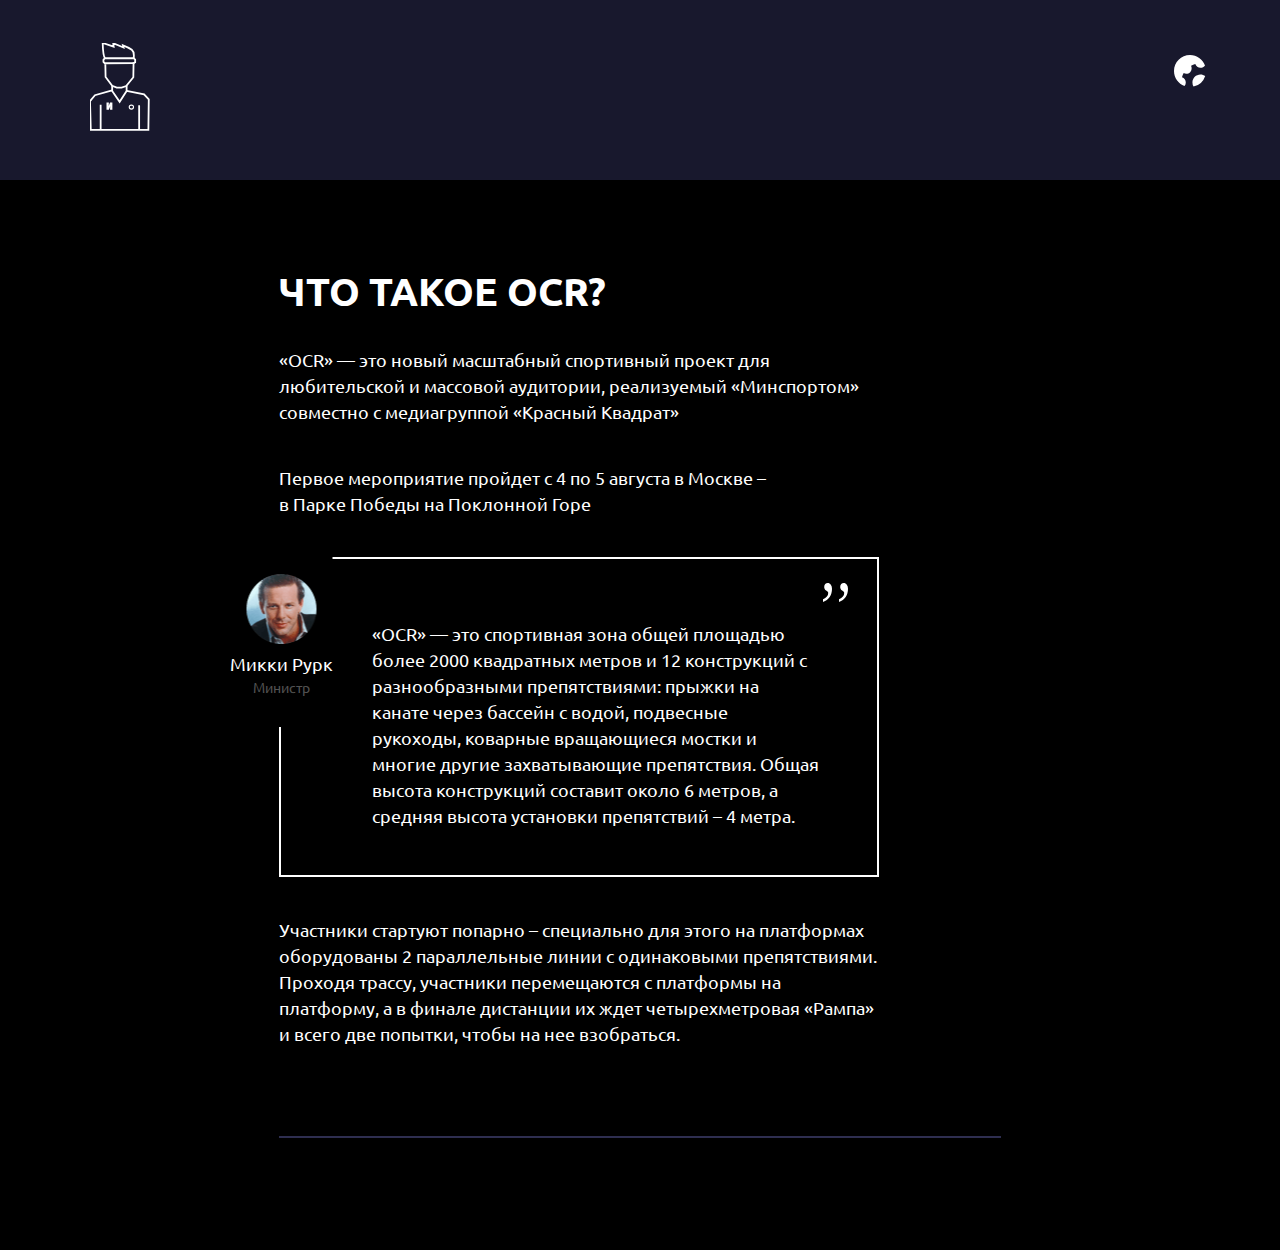
<file: index.html>
<!DOCTYPE html>
<html lang="ru">

<head>
  <meta charset="utf-8">
  <meta name="viewport" content="width=device-width">
  <title>Новый масштабный спортивный проект "OCR"</title>
  <link href="https://fonts.googleapis.com/css?family=Ubuntu:400,500,700&amp;subset=cyrillic" rel="stylesheet">
  <link rel="stylesheet" href="normalize.css">
  <link rel="stylesheet" href="style.min.css">
</head>

<body>
  <div class="content-container">
    <header class="page-header">
      <div class="page-header__container">
        <div class="page-header_menu--left">
          <a class="page-header__link" href="#">
            <span class="visually-hidden">Инструктор</span>
            <span class="instructor-icon"></span>
          </a>
        </div>
        <div class="page-header_menu--right">
          <a class="page-header__link" href="#">
            <span class="visually-hidden">Настройки</span>
            <span class="settings-icon"></span>
          </a>
        </div>
      </div>
    </header>

    <main class="page-main layout-positioner">
      <section class="description">
        <h1 class="description__title">Что такое OCR?</h1>
        <p class="description__text">&#171;OCR&#187; &#8212; это новый масштабный спортивный проект для любительской и массовой
          аудитории, реализуемый &#171;Минспортом&#187; совместно с медиагруппой &#171;Красный Квадрат&#187;</p>
        <p class="description__text">Первое мероприятие пройдет с 4 по 5 августа в Москве &#8211; <br>в Парке Победы на
          Поклонной Горе</p>
        <div class="quote">
          <div class="quote__source quote__source--mickey">
            <span class="quote__author-name">Микки Рурк</span>
            <span class="quote__author-job">Министр</span>
          </div>
          <blockquote class="quote__text">&#171;OCR&#187; &#8212; это спортивная зона общей площадью более 2000 квадратных
            метров и 12 конструкций с разнообразными препятствиями: прыжки на канате через бассейн с водой, подвесные рукоходы,
            коварные вращающиеся мостки и многие другие захватывающие препятствия. Общая высота конструкций составит около 6 метров, 
            а средняя высота установки препятствий &#8211; 4 метра.</blockquote>
        </div>
        <p class="description__text">Участники стартуют попарно &#8211; специально для этого на платформах оборудованы 2
          параллельные линии с одинаковыми препятствиями. Проходя трассу, участники перемещаются с платформы на платформу, а в финале
          дистанции их ждет четырехметровая &#171;Рампа&#187; и всего две попытки, чтобы на нее взобраться.</p>
      </section>
    </main>
    <div class="spacer-container"></div>
  </div>

</body>

</html>
</file>
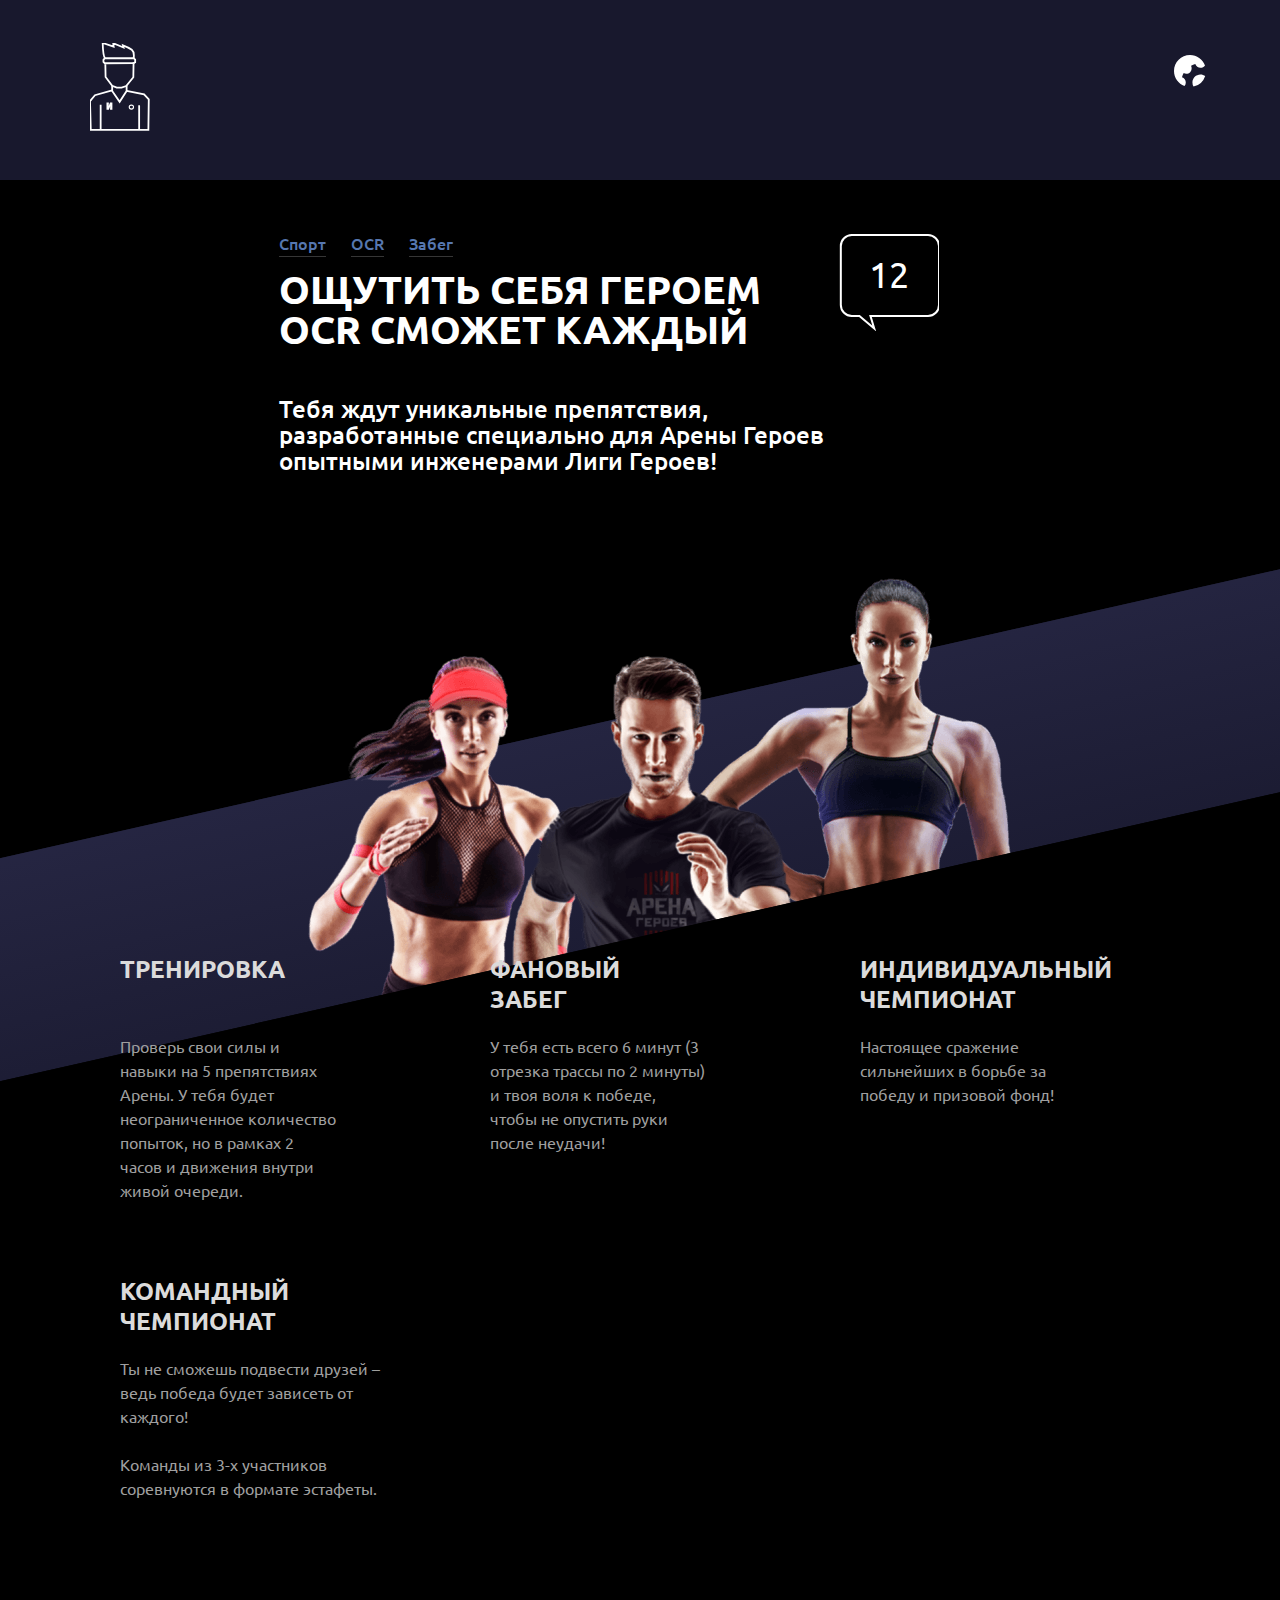
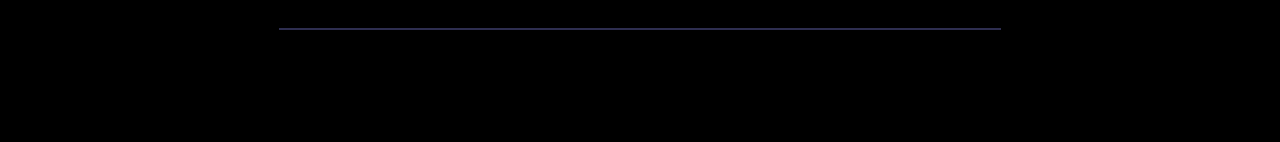
<file: inner.html>
<!DOCTYPE html>
<html lang="ru">

<head>
  <meta charset="utf-8">
  <meta name="viewport" content="width=device-width">
  <title>Ощути себя героем Арены</title>
  <link href="https://fonts.googleapis.com/css?family=Ubuntu:400,500,700&amp;subset=cyrillic" rel="stylesheet">
  <link rel="stylesheet" href="normalize.css">
  <link rel="stylesheet" href="style.min.css">
</head>

<body>
  <div class="content-container">
    <header class="page-header">
      <div class="page-header__container">
        <div class="page-header_menu--left">
          <a class="page-header__link" href="#">
            <span class="visually-hidden">Инструктор</span>
            <span class="instructor-icon"></span>
          </a>
        </div>
        <div class="page-header_menu--right">
          <a class="page-header__link" href="#">
            <span class="visually-hidden">Настройки</span>
            <span class="settings-icon"></span>
          </a>
        </div>
      </div>
    </header>

    <main class="page-main">
      <nav class="main-nav layout-positioner">
        <ul class="main-nav__list">
          <li class="main-nav__item">
            <a class="main-nav__link" href="#">Спорт</a>
          </li>
          <li class="main-nav__item">
            <a class="main-nav__link" href="index.html">OCR</a>
          </li>
          <li class="main-nav__item">
            <a class="main-nav__link" href="#">Забег</a>
          </li>
        </ul>
      </nav>

      <section class="intro layout-positioner">
        <h1 class="intro__title">Ощутить себя героем OCR сможет каждый</h1>
        <p class="intro__description">Тебя ждут уникальные препятствия, разработанные специально для Арены Героев опытными 
          инженерами Лиги Героев!</p>
      </section>

      <section class="motivation">
        <h2 class="visually-hidden">Стань одним из героев!</h2>
        <img class="visually-hidden" src="images/running-girl-desktop.png" width="269" height="509" alt="Фото бегущей спортсменки">
        <div class="motivation__image motivation__image--running-girl"></div>
        <img class="visually-hidden" src="images/running-man-desktop.png" width="284" height="578" alt="Фото бегущего спортсмена">
        <div class="motivation__image motivation__image--running-man"></div>
        <img class="visually-hidden" src="images/posing-girl-desktop.png" width="329" height="419" alt="Фото позирующей девушки">
        <div class="motivation__image motivation__image--posing-girl"></div>
        <div class="motivation__image--black-mask"></div>
      </section>

      <section class="variants">
        <h2 class="visually-hidden">4 варианта участия</h2>
        <ul class="variants__list">
          <li class="variants__item">
            <h3 class="variants__title">Тренировка</h3>
            <p class="variants__description">Проверь свои силы и навыки на 5 препятствиях Арены. У тебя будет неограниченное 
              количество попыток, но в рамках 2 часов и движения внутри живой очереди.</p>
          </li>
          <li class="variants__item">
            <h3 class="variants__title">Фановый забег</h3>
            <p class="variants__description">У тебя есть всего 6 минут (3 отрезка трассы по 2 минуты) и твоя воля к победе, чтобы 
              не опустить руки после неудачи!</p>
          </li>
          <li class="variants__item">
            <h3 class="variants__title">Индивидуальный чемпионат</h3>
            <p class="variants__description">Настоящее сражение сильнейших в борьбе за победу и призовой фонд!</p>
          </li>
          <li class="variants__item">
            <h3 class="variants__title">Командный чемпионат</h3>
            <p class="variants__description">Ты не сможешь подвести друзей &#8211; ведь победа будет зависеть от каждого!</p>
            <p class="variants__description">Команды из 3-х участников соревнуются в формате эстафеты.</p>
          </li>
        </ul>
      </section>
    </main>
    <div class="spacer-container"></div>
  </div>

  <script src="https://code.jquery.com/jquery-3.3.1.min.js"></script>
  <script src="main.min.js"></script>

</body>

</html>
</file>
<file: style.min.css>
.outline{outline:1px solid red}*,*::before,*::after{-webkit-box-sizing:inherit;box-sizing:inherit}html{-webkit-box-sizing:border-box;box-sizing:border-box}body{margin:0;padding:0;font-family:"Ubuntu",Arial,sans-serif;font-size:18px;font-weight:400;line-height:26px;color:#fff;background-color:#000}a{text-decoration:none}img{max-width:100%;height:auto}.visually-hidden:not(:focus):not(:active),input[type="checkbox"]{position:absolute;margin:-1px;border:0;padding:0;width:1px;height:1px;white-space:nowrap;-webkit-clip-path:inset(100%);clip-path:inset(100%);clip:rect(0 0 0 0);overflow:hidden}.content-container{max-width:1440px;margin:0 auto}.layout-positioner{margin:0 auto;padding-right:122px;width:722px}.page-header{padding-top:38px;padding-bottom:34px;margin-bottom:90px;background-color:#18182d}.page-header__container{display:-webkit-box;display:-ms-flexbox;display:flex;-webkit-box-align:start;-ms-flex-align:start;align-items:flex-start;padding-left:90px;padding-right:69px;min-height:100px}.page-header_menu--left{display:-webkit-box;display:-ms-flexbox;display:flex;-webkit-box-align:center;-ms-flex-align:center;align-items:center;-webkit-box-pack:start;-ms-flex-pack:start;justify-content:flex-start;-ms-flex-wrap:wrap;flex-wrap:wrap;margin-right:auto;margin-bottom:10px}.page-header_menu--right{display:-webkit-box;display:-ms-flexbox;display:flex;-webkit-box-align:center;-ms-flex-align:center;align-items:center;-webkit-box-pack:end;-ms-flex-pack:end;justify-content:flex-end;-ms-flex-wrap:wrap;flex-wrap:wrap;margin:0;margin-top:17px}.page-header__link{margin-right:5px}.instructor-icon{display:block;width:60px;height:98px;background:url(images/instructor.svg) no-repeat 50% 50%}.settings-icon{display:block;width:32px;height:32px;background:url(images/settings.svg) no-repeat 50% 50%}.main-nav{margin-top:-40px;margin-bottom:11px}.main-nav__list{display:-webkit-box;display:-ms-flexbox;display:flex;-webkit-box-align:center;-ms-flex-align:center;align-items:center;-webkit-box-pack:start;-ms-flex-pack:start;justify-content:flex-start;-ms-flex-wrap:wrap;flex-wrap:wrap;list-style:none;margin:0;padding:0}.main-nav__item{margin-right:25px;border-bottom:solid 1px rgba(255,255,255,.21)}.main-nav__link{font-size:16px;font-weight:500;color:#5677b0}.page-main{position:relative;padding-bottom:38px}.page-main::after{content:"";position:absolute;bottom:0;left:50%;-webkit-transform:translateX(-50%);-ms-transform:translateX(-50%);transform:translateX(-50%);width:722px;height:2px;border:solid 1px #2e2e50}.description__title{margin:0;margin-bottom:37px;padding:0;max-width:500px;font-size:39px;font-weight:700;line-height:1.0256410256410255;text-transform:uppercase}.description__text{margin:0;padding:0;margin-bottom:40px}.description__text:last-child{margin-bottom:53px}.quote{position:relative;margin-bottom:40px;border:solid 2px #fff}.quote::before{content:"";position:absolute;top:17px;right:18px;width:48px;height:33px;background:url(images/quote-sign.svg) no-repeat}.quote__text{margin:0;padding:62px 58px 46px 91px}.quote__source{position:absolute;top:-2px;left:0;-webkit-transform:translateX(-50%);-ms-transform:translateX(-50%);transform:translateX(-50%);display:-webkit-box;display:-ms-flexbox;display:flex;-webkit-box-orient:vertical;-webkit-box-direction:normal;-ms-flex-direction:column;flex-direction:column;-webkit-box-align:center;-ms-flex-align:center;align-items:center;-webkit-box-pack:start;-ms-flex-pack:start;justify-content:flex-start;max-width:120px;min-height:170px;padding-top:94px;background:#000;background-repeat:no-repeat;background-position:50% 17px}.quote__source--mickey{background-image:url(images/mickey-rourke.png)}.quote__author-job{margin-top:-3px;font-size:14px;color:#525252}.intro{position:relative;margin-bottom:32px}.intro::before{display:inline-block;content:"12";position:absolute;text-align:center;padding-top:27px;top:-34px;right:62px;font-size:36px;width:100px;height:97px;background:url(images/rectangle-2.svg) no-repeat}.intro__title{margin:0;margin-bottom:48px;padding:0;max-width:500px;font-size:39px;font-weight:700;line-height:1.0256410256410255;text-transform:uppercase}.intro__description{font-size:24px;font-weight:500}.motivation{position:relative;width:100%;height:430px}.motivation::before{content:"";position:absolute;z-index:-4;top:27px;width:1440px;height:591px;background-image:url(images/mask.svg)}.motivation__image--black-mask{content:"";position:absolute;z-index:-1;top:250px;width:1440px;height:591px;background-image:url(images/mask-black.svg)}.motivation__image{position:absolute;top:0;width:330px;height:579px;background-repeat:no-repeat}.motivation__image--running-girl{z-index:-3;top:150px;left:24%;background-image:url(images/running-girl-desktop.png)}.motivation__image--running-man{z-index:-2;top:150px;left:40%;background-image:url(images/running-man-desktop.png)}.motivation__image--posing-girl{z-index:-3;top:71px;left:54%;background-image:url(images/posing-girl-desktop.png)}.variants{padding-left:80px;padding-right:151px}.variants__list{display:-webkit-box;display:-ms-flexbox;display:flex;-webkit-box-pack:justify;-ms-flex-pack:justify;justify-content:space-between;-webkit-box-align:start;-ms-flex-align:start;align-items:flex-start;-ms-flex-wrap:wrap;flex-wrap:wrap;list-style:none}.variants__item{display:-webkit-box;display:-ms-flexbox;display:flex;-webkit-box-orient:vertical;-webkit-box-direction:normal;-ms-flex-direction:column;flex-direction:column;-webkit-box-pack:start;-ms-flex-pack:start;justify-content:flex-start;margin-bottom:50px;max-width:269px}.variants__title{margin:0;padding:0;margin-bottom:20px;max-width:210px;min-height:60px;font-size:24px;font-weight:700;line-height:1.25;text-transform:uppercase;color:#dbdbdb}.variants__description{margin:0;margin-bottom:24px;padding-right:53px;font-size:16px;font-weight:400;line-height:1.5;color:#9f9f9f}.variants__item:nth-child(4n) .variants__description{padding-right:0}.spacer-container{height:112px}.main-nav__link:hover,.main-nav__link:focus{color:#B6C4DD}.main-nav__link:active{color:#31425E}@media screen and (max-width:640px){body{font-family:"Ubuntu",Arial,sans-serif;font-size:16px;line-height:24px}.content-container{max-width:640px}.layout-positioner{margin:0 60px;width:100%}.page-main{padding-bottom:13px}.page-header{padding-top:20px;padding-bottom:12px;margin-bottom:61px}.page-header__container{padding-left:28px;padding-right:19px;min-height:55px}.page-header_menu--right{margin-top:11px}.instructor-icon{width:38px;height:54px}.main-nav{margin-top:-42px;margin-bottom:16px}.main-nav__item{margin-right:28px}.main-nav__link{font-size:15px}.page-main::after{-webkit-transform:translateX(-50%);-ms-transform:translateX(-50%);transform:translateX(-50%);width:67%;height:2px;border:solid 1px #2e2e50}.description__title{margin-bottom:27px;font-size:24px;font-weight:700;line-height:1.1666666666666667}.description__text{margin-bottom:27px}.description__text:last-child{margin-bottom:15px}.quote{margin-top:47px;margin-bottom:27px;border-left:none;border-right:none}.quote::before{top:-19px;right:39.3%}.quote__text{padding:0;padding-top:32px;padding-bottom:27px}.quote__source{position:relative;float:left;top:0;-webkit-transform:none;-ms-transform:none;transform:none;width:60px;min-height:85px;padding-top:69px;margin-top:28px;margin-right:25px;background:#000;background-repeat:no-repeat;background-position:50% 10px}.quote__source--mickey{background-image:url(images/mickey-rourke.png);background-size:contain}.quote__author-name{font-size:9px}.quote__author-job{margin-top:-13px;font-size:7px;color:#525252}.intro::before{display:none}.intro__title{margin-bottom:23px;max-width:100%;font-size:24px;line-height:1.1666666666666667}.intro__description{font-size:16px;line-height:1.5}.motivation{height:265px}.motivation__image{width:168px;height:256px}.motivation::before{top:-222px;width:640px;height:550px}.motivation__image--black-mask{top:-83px;width:640px;height:600px}.motivation__image--running-girl{top:50px;left:3%;background-image:url(images/running-girl-mobile.png)}.motivation__image--running-man{top:70px;left:31%;background-image:url(images/running-man-mobile.png)}.motivation__image--posing-girl{top:15px;left:51%;background-image:url(images/posing-girl-mobile.png)}.variants{padding:0}.variants__list{margin-bottom:0}.variants__item{padding-left:20px;margin-bottom:17px;margin-right:53px;max-width:500px}.variants__title{margin-bottom:14px;min-height:0;font-size:18px;line-height:28px}.variants__description{padding-right:8px;font-size:16px;line-height:24px}}
</file>
